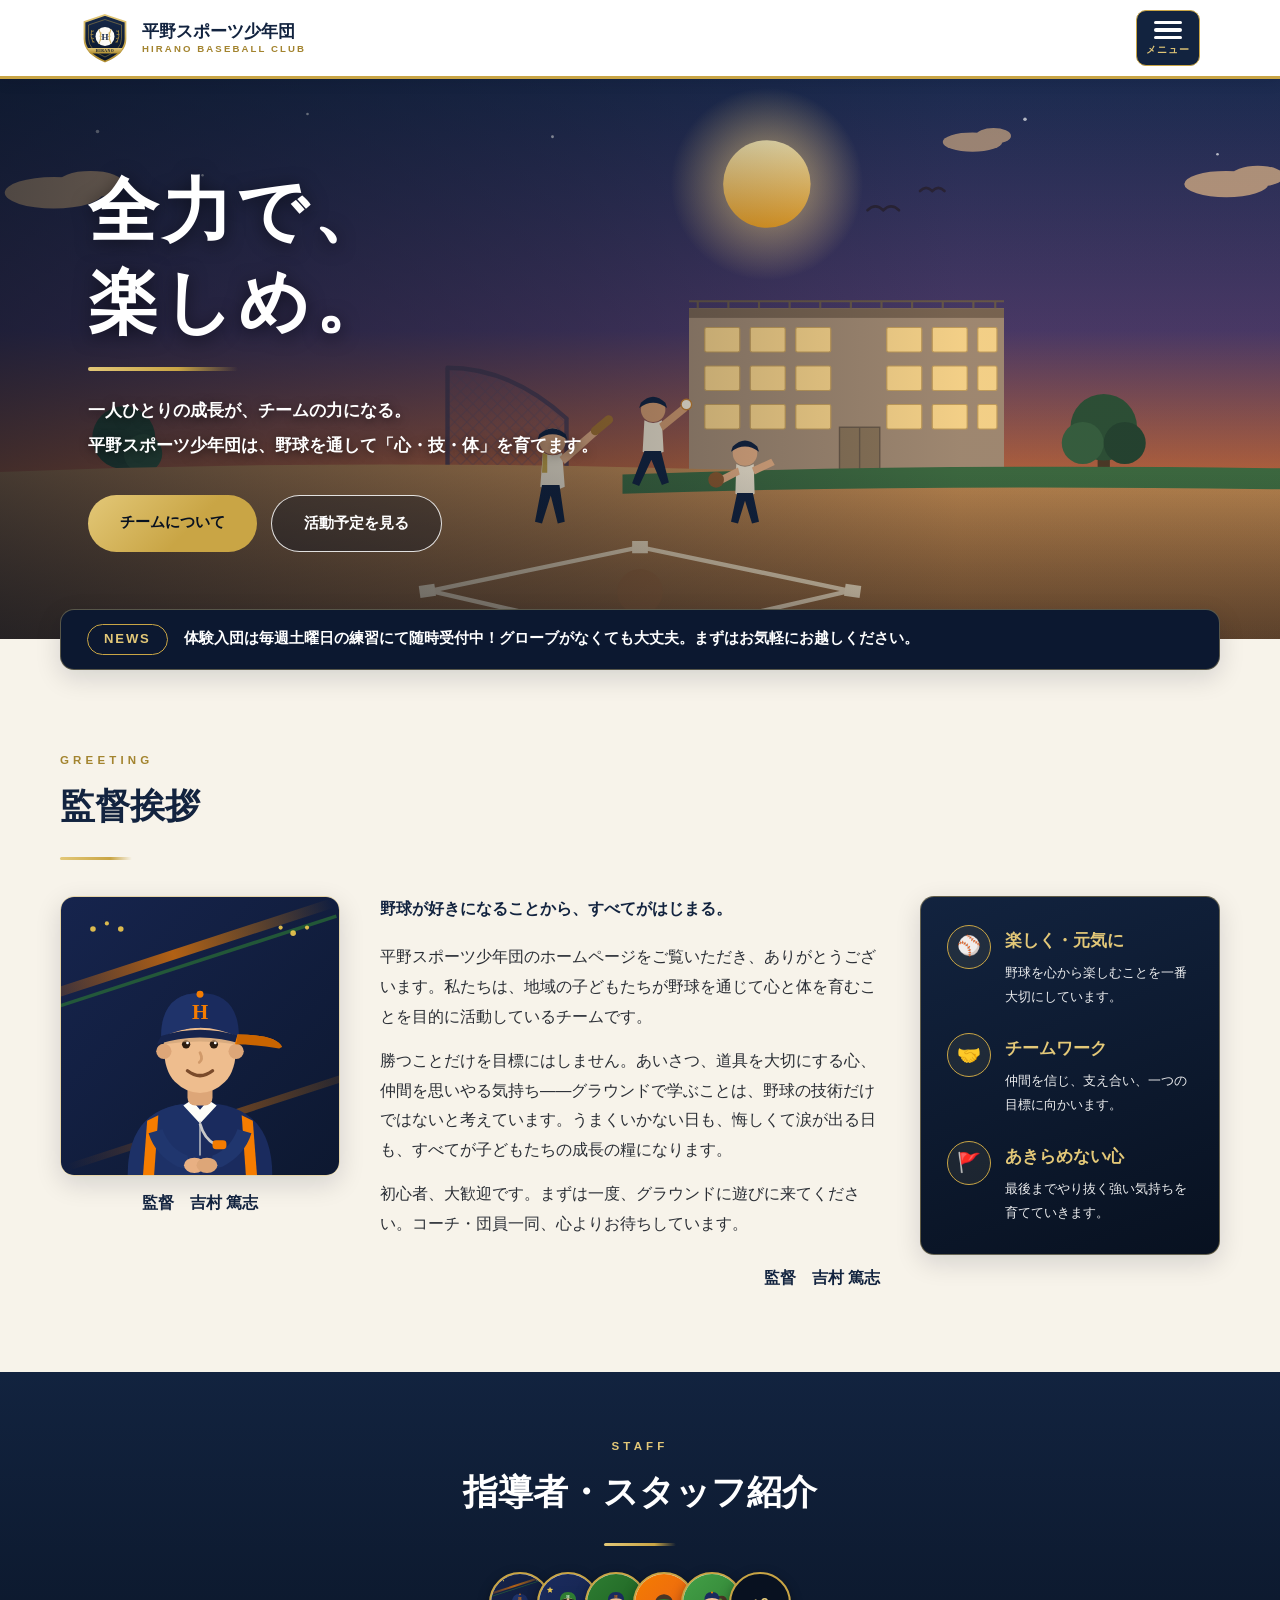
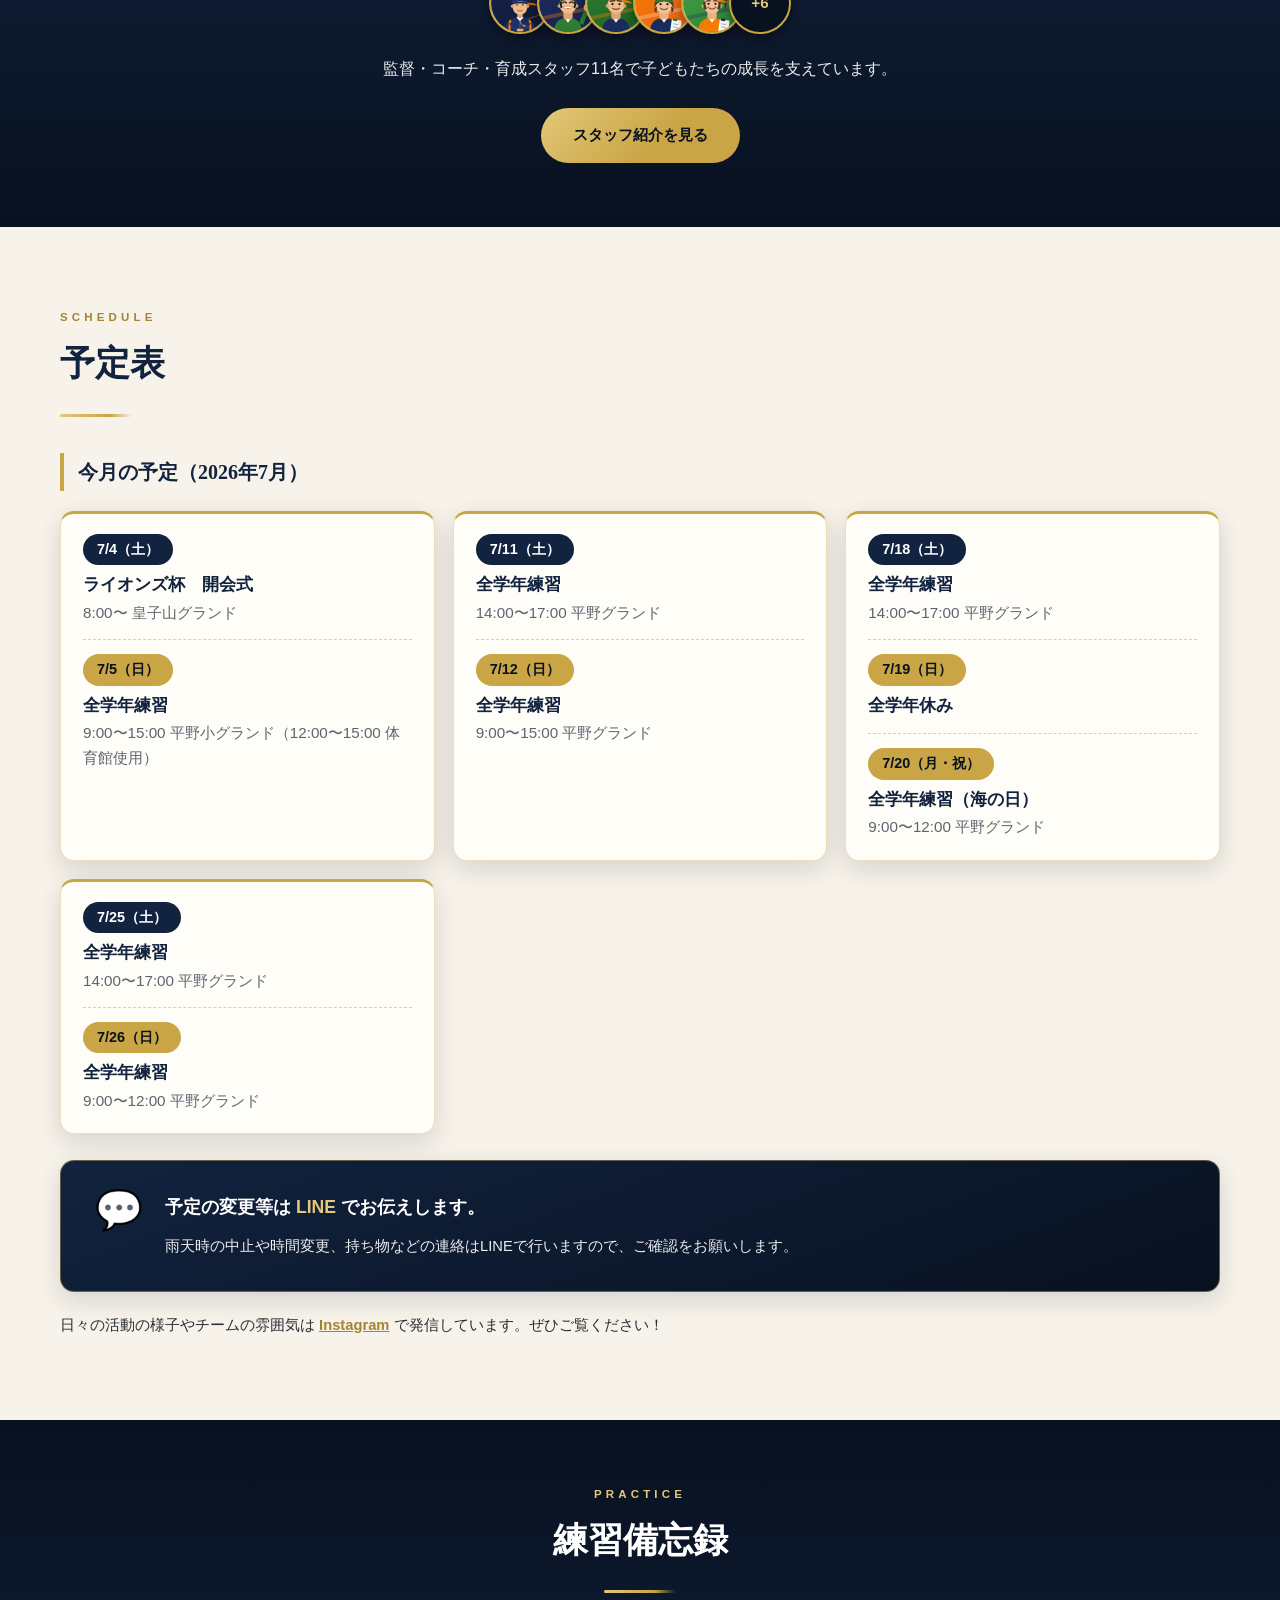
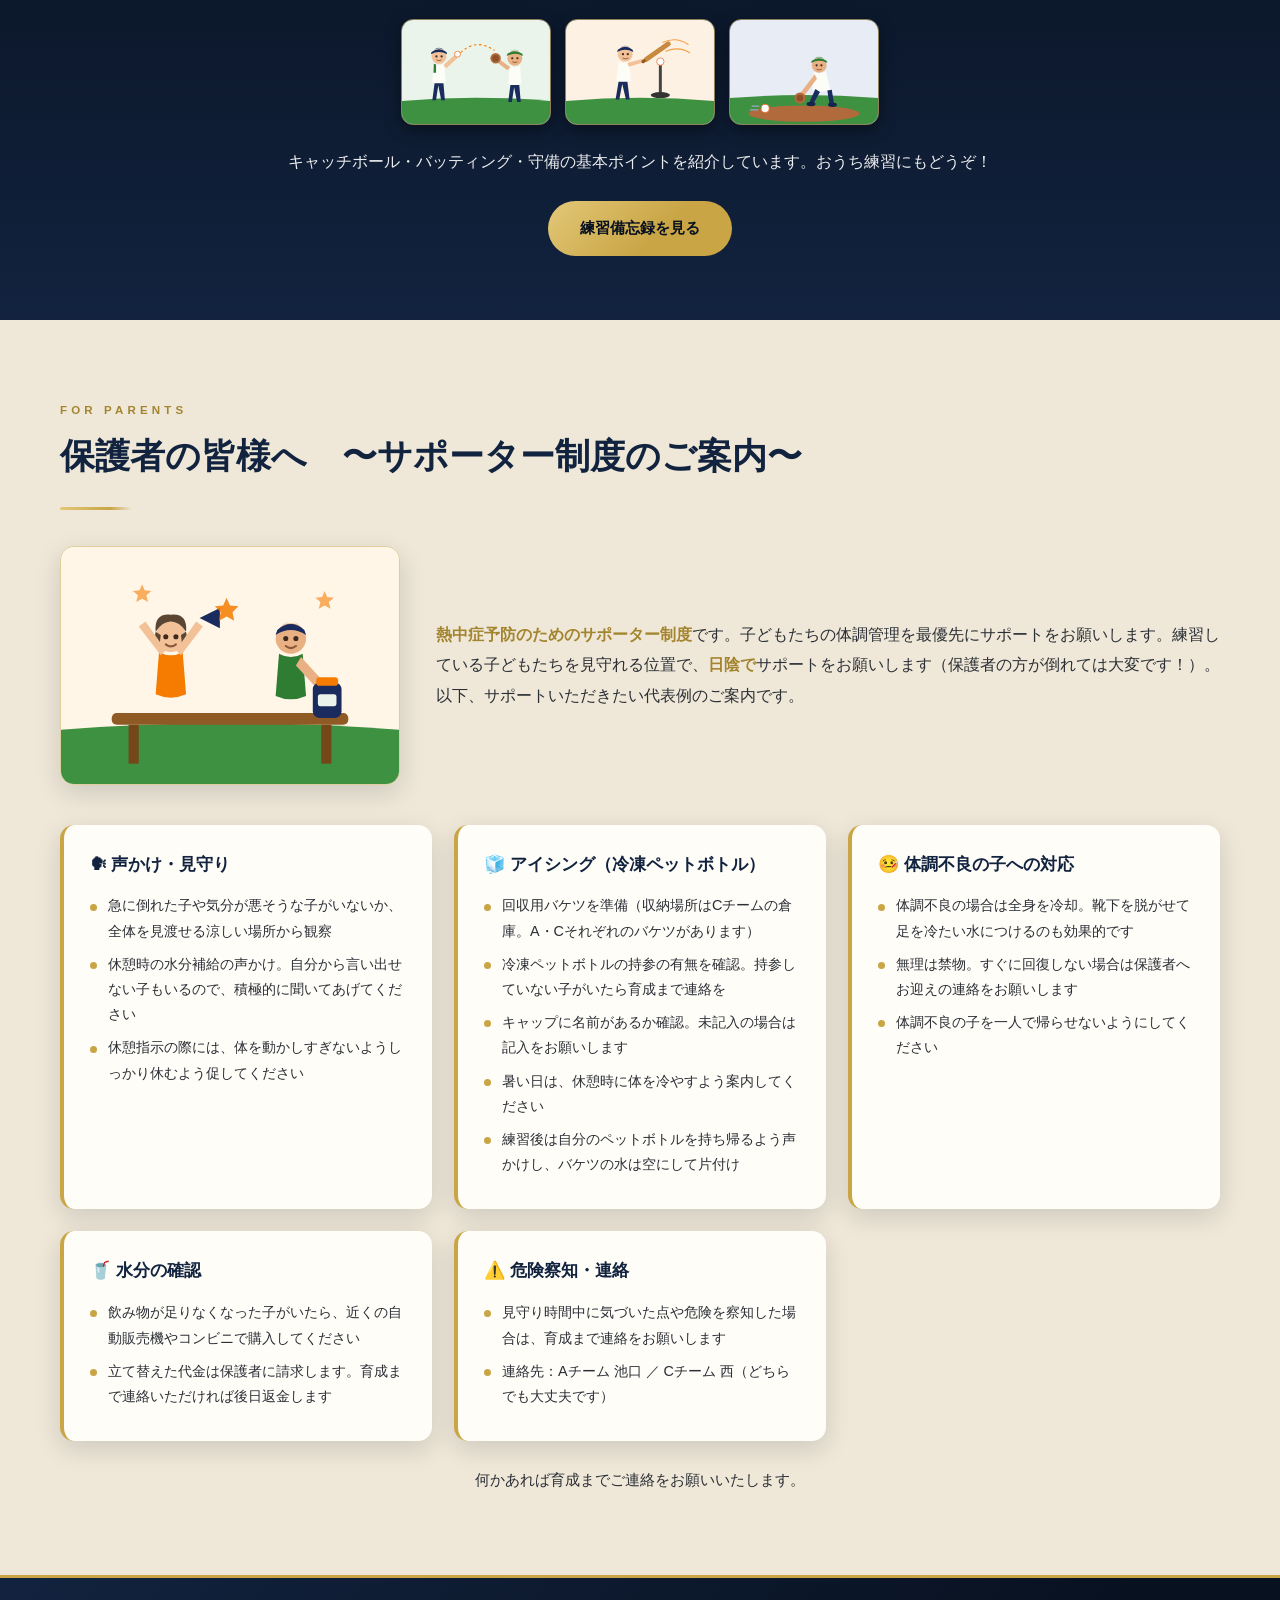
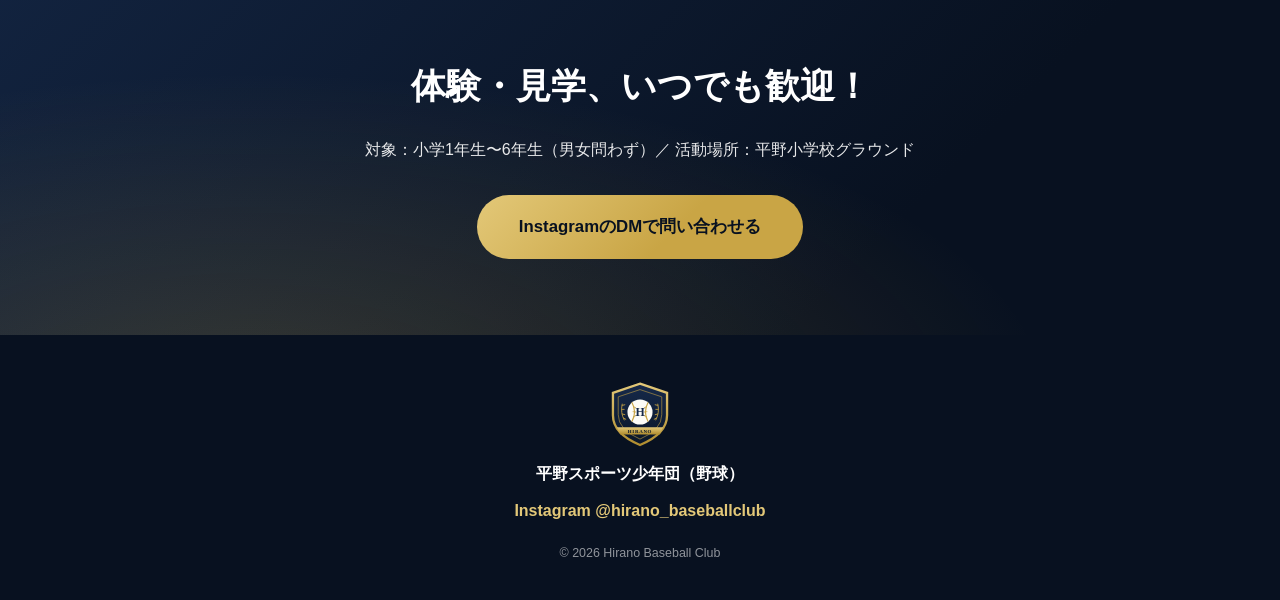
<file: index.html>
<!DOCTYPE html>
<html lang="ja">
<head>
<meta charset="UTF-8">
<meta name="viewport" content="width=device-width, initial-scale=1.0">
<title>平野スポーツ少年団（野球） | 公式サイト</title>
<meta name="description" content="平野スポーツ少年団（野球）の公式サイト。監督挨拶、活動予定表、練習備忘録、保護者向け案内を掲載しています。">
<link rel="icon" href="images/logo.svg" type="image/svg+xml">
<link rel="stylesheet" href="style.css">
</head>
<body>

<header class="site-header">
  <div class="header-inner">
    <a href="#top" class="brand">
      <img src="images/logo.svg" alt="平野スポーツ少年団エンブレム" class="brand-logo">
      <span class="brand-name">平野スポーツ少年団<small>HIRANO BASEBALL CLUB</small></span>
    </a>
    <nav class="global-nav" id="globalNav">
      <a href="#greeting">監督挨拶</a>
      <a href="staff.html">スタッフ</a>
      <a href="#schedule">予定表</a>
      <a href="practice.html">練習備忘録</a>
      <a href="#parents">保護者の皆様へ</a>
      <a href="https://www.instagram.com/hirano_baseballclub/" target="_blank" rel="noopener" class="nav-insta">Instagram</a>
    </nav>
    <button class="nav-toggle" id="navToggle" aria-label="メニューを開く">
      <span class="bar"></span><span class="bar"></span><span class="bar"></span>
      <span class="nav-toggle-text">メニュー</span>
    </button>
  </div>
</header>

<main id="top">

  <!-- ヒーロー -->
  <section class="hero">
    <img src="images/hero.svg" alt="夕暮れの平野小学校のグラウンドで野球をする子どもたち" class="hero-img">
    <div class="hero-overlay">
      <h1 class="hero-title">全力で、<br>楽しめ。</h1>
      <p class="hero-sub">一人ひとりの成長が、チームの力になる。<br>平野スポーツ少年団は、野球を通して「心・技・体」を育てます。</p>
      <div class="hero-buttons">
        <a href="#greeting" class="btn btn-gold">チームについて</a>
        <a href="#schedule" class="btn btn-ghost">活動予定を見る</a>
      </div>
    </div>
  </section>

  <!-- お知らせバー -->
  <div class="news-bar">
    <span class="news-label">NEWS</span>
    <p>体験入団は毎週土曜日の練習にて随時受付中！グローブがなくても大丈夫。まずはお気軽にお越しください。</p>
  </div>

  <!-- 監督挨拶 -->
  <section class="section" id="greeting">
    <div class="section-inner">
      <h2 class="section-title"><span class="title-en">GREETING</span>監督挨拶</h2>
      <div class="greeting-grid">
        <figure class="greeting-photo">
          <img src="images/coach.svg" alt="吉村監督のイラスト">
          <figcaption>監督　吉村 篤志</figcaption>
        </figure>
        <div class="greeting-text">
          <p class="greeting-lead">野球が好きになることから、すべてがはじまる。</p>
          <p>平野スポーツ少年団のホームページをご覧いただき、ありがとうございます。私たちは、地域の子どもたちが野球を通じて心と体を育むことを目的に活動しているチームです。</p>
          <p>勝つことだけを目標にはしません。あいさつ、道具を大切にする心、仲間を思いやる気持ち——グラウンドで学ぶことは、野球の技術だけではないと考えています。うまくいかない日も、悔しくて涙が出る日も、すべてが子どもたちの成長の糧になります。</p>
          <p>初心者、大歓迎です。まずは一度、グラウンドに遊びに来てください。コーチ・団員一同、心よりお待ちしています。</p>
          <p class="greeting-sign">監督　吉村 篤志</p>
        </div>
        <aside class="values-card">
          <div class="value-item">
            <span class="value-icon">⚾</span>
            <div>
              <h3>楽しく・元気に</h3>
              <p>野球を心から楽しむことを一番大切にしています。</p>
            </div>
          </div>
          <div class="value-item">
            <span class="value-icon">🤝</span>
            <div>
              <h3>チームワーク</h3>
              <p>仲間を信じ、支え合い、一つの目標に向かいます。</p>
            </div>
          </div>
          <div class="value-item">
            <span class="value-icon">🚩</span>
            <div>
              <h3>あきらめない心</h3>
              <p>最後までやり抜く強い気持ちを育てていきます。</p>
            </div>
          </div>
        </aside>
      </div>
    </div>
  </section>

  <!-- 指導者・スタッフ紹介（別ページへの案内） -->
  <section class="section section-staff staff-teaser" id="staff">
    <div class="section-inner">
      <h2 class="section-title"><span class="title-en">STAFF</span>指導者・スタッフ紹介</h2>
      <div class="teaser-avatars">
        <img src="images/coach.svg" alt="吉村監督">
        <img src="images/staff-e.svg" alt="山崎Cチーム監督">
        <img src="images/staff-a.svg" alt="野崎コーチ">
        <img src="images/staff-c.svg" alt="池口育成担当">
        <img src="images/staff-g.svg" alt="西育成担当">
        <span class="teaser-more">+6</span>
      </div>
      <p class="teaser-text">監督・コーチ・育成スタッフ11名で子どもたちの成長を支えています。</p>
      <a href="staff.html" class="btn btn-orange">スタッフ紹介を見る</a>
    </div>
  </section>

  <!-- 予定表 -->
  <section class="section" id="schedule">
    <div class="section-inner">
      <h2 class="section-title"><span class="title-en">SCHEDULE</span>予定表</h2>

      <h3 class="month-title">今月の予定（2026年7月）</h3>
      <div class="weekend-grid">
        <article class="weekend-card">
          <div class="weekend-day">
            <span class="day-chip sat">7/4（土）</span>
            <p class="day-event">ライオンズ杯　開会式</p>
            <p class="day-place">8:00〜 皇子山グランド</p>
          </div>
          <div class="weekend-day">
            <span class="day-chip sun">7/5（日）</span>
            <p class="day-event">全学年練習</p>
            <p class="day-place">9:00〜15:00 平野小グランド（12:00〜15:00 体育館使用）</p>
          </div>
        </article>
        <article class="weekend-card">
          <div class="weekend-day">
            <span class="day-chip sat">7/11（土）</span>
            <p class="day-event">全学年練習</p>
            <p class="day-place">14:00〜17:00 平野グランド</p>
          </div>
          <div class="weekend-day">
            <span class="day-chip sun">7/12（日）</span>
            <p class="day-event">全学年練習</p>
            <p class="day-place">9:00〜15:00 平野グランド</p>
          </div>
        </article>
        <article class="weekend-card">
          <div class="weekend-day">
            <span class="day-chip sat">7/18（土）</span>
            <p class="day-event">全学年練習</p>
            <p class="day-place">14:00〜17:00 平野グランド</p>
          </div>
          <div class="weekend-day">
            <span class="day-chip sun">7/19（日）</span>
            <p class="day-event">全学年休み</p>
          </div>
          <div class="weekend-day">
            <span class="day-chip sun">7/20（月・祝）</span>
            <p class="day-event">全学年練習（海の日）</p>
            <p class="day-place">9:00〜12:00 平野グランド</p>
          </div>
        </article>
        <article class="weekend-card">
          <div class="weekend-day">
            <span class="day-chip sat">7/25（土）</span>
            <p class="day-event">全学年練習</p>
            <p class="day-place">14:00〜17:00 平野グランド</p>
          </div>
          <div class="weekend-day">
            <span class="day-chip sun">7/26（日）</span>
            <p class="day-event">全学年練習</p>
            <p class="day-place">9:00〜12:00 平野グランド</p>
          </div>
        </article>
      </div>
      <div class="timetree-card">
        <div class="timetree-icon">💬</div>
        <div class="timetree-body">
          <p class="timetree-lead">予定の変更等は <strong>LINE</strong> でお伝えします。</p>
          <p class="timetree-text">雨天時の中止や時間変更、持ち物などの連絡はLINEで行いますので、ご確認をお願いします。</p>
        </div>
      </div>
      <p class="schedule-note">日々の活動の様子やチームの雰囲気は <a href="https://www.instagram.com/hirano_baseballclub/" target="_blank" rel="noopener">Instagram</a> で発信しています。ぜひご覧ください！</p>
    </div>
  </section>

  <!-- 練習備忘録（別ページへの案内） -->
  <section class="section practice-teaser" id="practice">
    <div class="section-inner">
      <h2 class="section-title"><span class="title-en">PRACTICE</span>練習備忘録</h2>
      <div class="teaser-thumbs">
        <img src="images/practice-catch.svg" alt="キャッチボール">
        <img src="images/practice-batting.svg" alt="バッティング">
        <img src="images/practice-fielding.svg" alt="守備">
      </div>
      <p class="teaser-text">キャッチボール・バッティング・守備の基本ポイントを紹介しています。おうち練習にもどうぞ！</p>
      <a href="practice.html" class="btn btn-orange">練習備忘録を見る</a>
    </div>
  </section>

  <!-- 保護者の皆様へ -->
  <section class="section section-parents" id="parents">
    <div class="section-inner">
      <h2 class="section-title"><span class="title-en">FOR PARENTS</span>保護者の皆様へ　〜サポーター制度のご案内〜</h2>
      <div class="parents-intro">
        <img src="images/parents.svg" alt="見守りサポートをする保護者のイラスト" class="parents-img">
        <p><strong>熱中症予防のためのサポーター制度</strong>です。子どもたちの体調管理を最優先にサポートをお願いします。練習している子どもたちを見守れる位置で、<strong>日陰で</strong>サポートをお願いします（保護者の方が倒れては大変です！）。以下、サポートいただきたい代表例のご案内です。</p>
      </div>
      <div class="duty-grid">
        <div class="duty-card">
          <h3>🗣 声かけ・見守り</h3>
          <ul>
            <li>急に倒れた子や気分が悪そうな子がいないか、全体を見渡せる涼しい場所から観察</li>
            <li>休憩時の水分補給の声かけ。自分から言い出せない子もいるので、積極的に聞いてあげてください</li>
            <li>休憩指示の際には、体を動かしすぎないようしっかり休むよう促してください</li>
          </ul>
        </div>
        <div class="duty-card">
          <h3>🧊 アイシング（冷凍ペットボトル）</h3>
          <ul>
            <li>回収用バケツを準備（収納場所はCチームの倉庫。A・Cそれぞれのバケツがあります）</li>
            <li>冷凍ペットボトルの持参の有無を確認。持参していない子がいたら育成まで連絡を</li>
            <li>キャップに名前があるか確認。未記入の場合は記入をお願いします</li>
            <li>暑い日は、休憩時に体を冷やすよう案内してください</li>
            <li>練習後は自分のペットボトルを持ち帰るよう声かけし、バケツの水は空にして片付け</li>
          </ul>
        </div>
        <div class="duty-card">
          <h3>🤒 体調不良の子への対応</h3>
          <ul>
            <li>体調不良の場合は全身を冷却。靴下を脱がせて足を冷たい水につけるのも効果的です</li>
            <li>無理は禁物。すぐに回復しない場合は保護者へお迎えの連絡をお願いします</li>
            <li>体調不良の子を一人で帰らせないようにしてください</li>
          </ul>
        </div>
        <div class="duty-card">
          <h3>🥤 水分の確認</h3>
          <ul>
            <li>飲み物が足りなくなった子がいたら、近くの自動販売機やコンビニで購入してください</li>
            <li>立て替えた代金は保護者に請求します。育成まで連絡いただければ後日返金します</li>
          </ul>
        </div>
        <div class="duty-card">
          <h3>⚠️ 危険察知・連絡</h3>
          <ul>
            <li>見守り時間中に気づいた点や危険を察知した場合は、育成まで連絡をお願いします</li>
            <li>連絡先：Aチーム 池口 ／ Cチーム 西（どちらでも大丈夫です）</li>
          </ul>
        </div>
      </div>
      <p class="parents-note">何かあれば育成までご連絡をお願いいたします。</p>
    </div>
  </section>

  <!-- 入団案内CTA -->
  <section class="cta">
    <h2>体験・見学、いつでも歓迎！</h2>
    <p>対象：小学1年生〜6年生（男女問わず）／ 活動場所：平野小学校グラウンド</p>
    <a href="https://www.instagram.com/hirano_baseballclub/" target="_blank" rel="noopener" class="btn btn-orange btn-large">InstagramのDMで問い合わせる</a>
  </section>

</main>

<footer class="site-footer">
  <img src="images/logo.svg" alt="" class="footer-logo">
  <p class="footer-name">平野スポーツ少年団（野球）</p>
  <p><a href="https://www.instagram.com/hirano_baseballclub/" target="_blank" rel="noopener">Instagram @hirano_baseballclub</a></p>
  <p class="copyright">© 2026 Hirano Baseball Club</p>
</footer>

<button class="to-top" id="toTop" aria-label="ページの先頭へ戻る">
  <span class="arrow">▲</span><span class="label">TOP</span>
</button>

<script>
  const toggle = document.getElementById('navToggle');
  const nav = document.getElementById('globalNav');
  toggle.addEventListener('click', () => {
    nav.classList.toggle('open');
    toggle.classList.toggle('open');
  });
  nav.querySelectorAll('a').forEach(a =>
    a.addEventListener('click', () => {
      nav.classList.remove('open');
      toggle.classList.remove('open');
    })
  );

  const toTop = document.getElementById('toTop');
  window.addEventListener('scroll', () => {
    toTop.classList.toggle('show', window.scrollY > 400);
  });
  toTop.addEventListener('click', () => window.scrollTo({ top: 0, behavior: 'smooth' }));
</script>
</body>
</html>
</file>
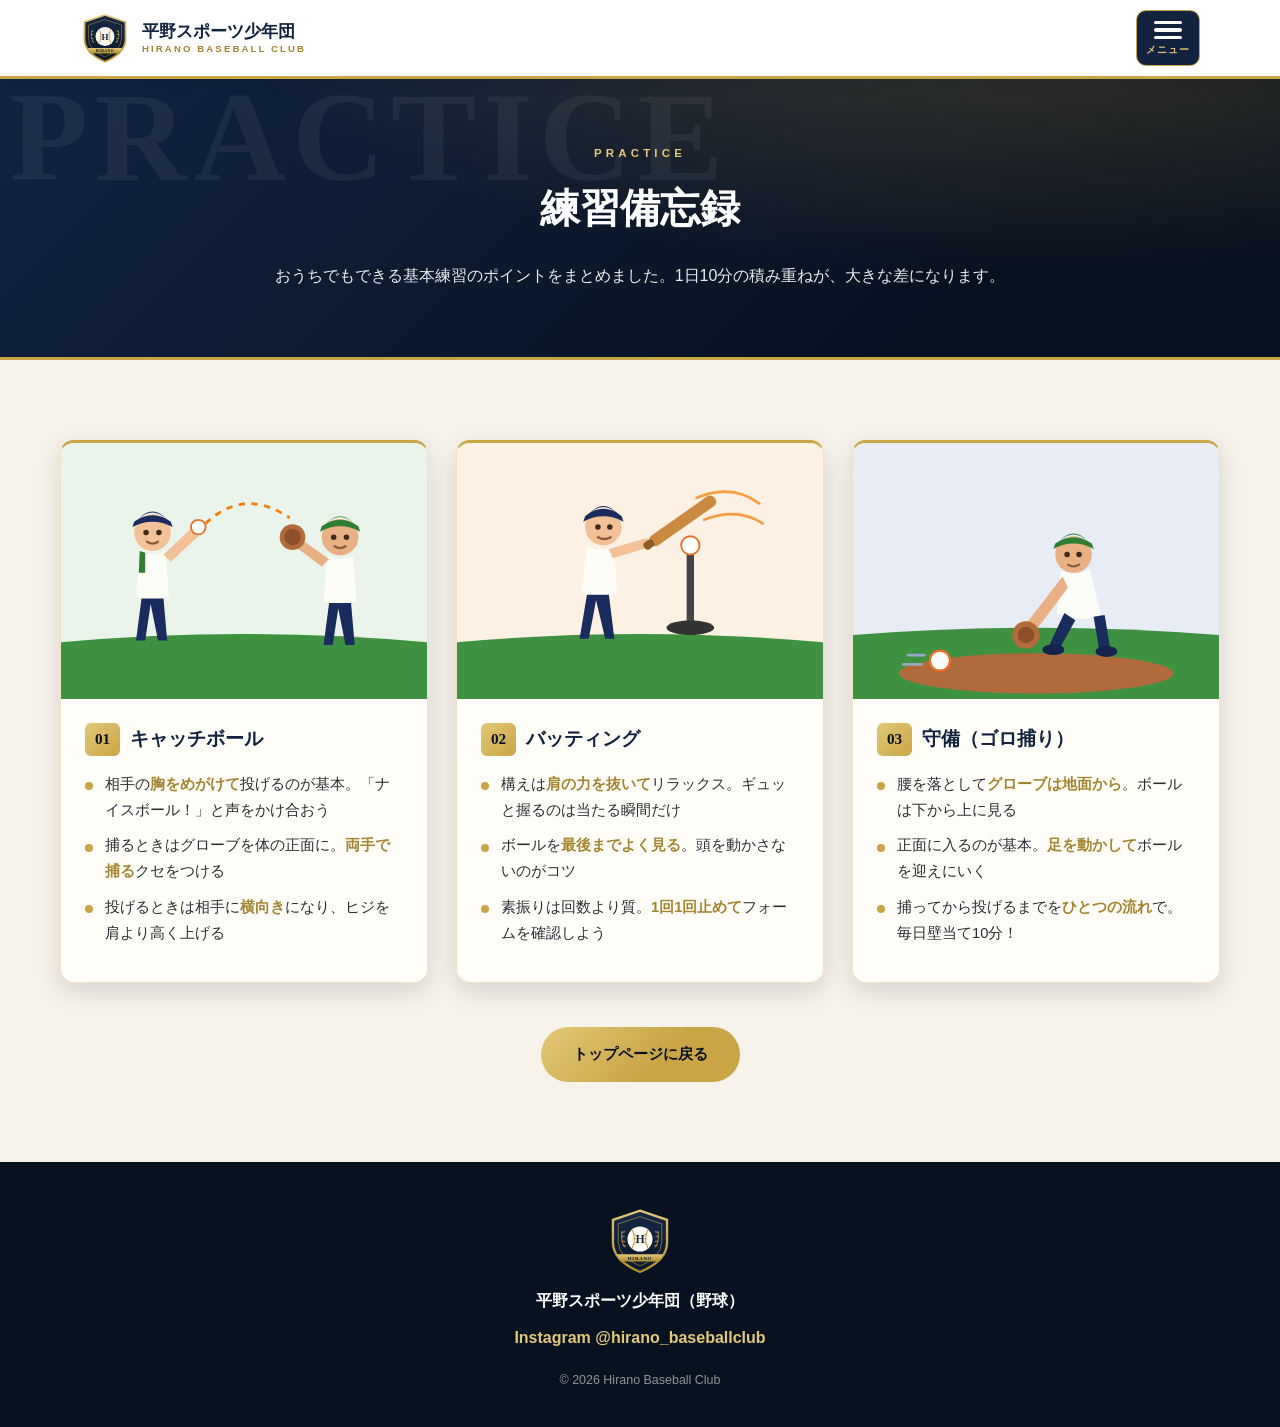
<file: practice.html>
<!DOCTYPE html>
<html lang="ja">
<head>
<meta charset="UTF-8">
<meta name="viewport" content="width=device-width, initial-scale=1.0">
<title>練習備忘録 | 平野スポーツ少年団（野球）</title>
<meta name="description" content="平野スポーツ少年団（野球）の練習備忘録。おうちでもできるキャッチボール・バッティング・守備の基本ポイントを紹介します。">
<link rel="icon" href="images/logo.svg" type="image/svg+xml">
<link rel="stylesheet" href="style.css">
</head>
<body>

<header class="site-header">
  <div class="header-inner">
    <a href="index.html" class="brand">
      <img src="images/logo.svg" alt="平野スポーツ少年団エンブレム" class="brand-logo">
      <span class="brand-name">平野スポーツ少年団<small>HIRANO BASEBALL CLUB</small></span>
    </a>
    <nav class="global-nav" id="globalNav">
      <a href="index.html#greeting">監督挨拶</a>
      <a href="staff.html">スタッフ</a>
      <a href="index.html#schedule">予定表</a>
      <a href="practice.html">練習備忘録</a>
      <a href="index.html#parents">保護者の皆様へ</a>
      <a href="https://www.instagram.com/hirano_baseballclub/" target="_blank" rel="noopener" class="nav-insta">Instagram</a>
    </nav>
    <button class="nav-toggle" id="navToggle" aria-label="メニューを開く">
      <span class="bar"></span><span class="bar"></span><span class="bar"></span>
      <span class="nav-toggle-text">メニュー</span>
    </button>
  </div>
</header>

<main>

  <div class="page-hero" data-ghost="PRACTICE">
    <h1><span class="title-en">PRACTICE</span>練習備忘録</h1>
    <p>おうちでもできる基本練習のポイントをまとめました。1日10分の積み重ねが、大きな差になります。</p>
  </div>

  <section class="section">
    <div class="section-inner">
      <div class="practice-grid">
        <article class="practice-card">
          <img src="images/practice-catch.svg" alt="キャッチボールをする子どもたちのイラスト">
          <div class="practice-body">
            <h3><span class="num">01</span>キャッチボール</h3>
            <ul>
              <li>相手の<strong>胸をめがけて</strong>投げるのが基本。「ナイスボール！」と声をかけ合おう</li>
              <li>捕るときはグローブを体の正面に。<strong>両手で捕る</strong>クセをつける</li>
              <li>投げるときは相手に<strong>横向き</strong>になり、ヒジを肩より高く上げる</li>
            </ul>
          </div>
        </article>
        <article class="practice-card">
          <img src="images/practice-batting.svg" alt="ティーバッティングをする子どものイラスト">
          <div class="practice-body">
            <h3><span class="num">02</span>バッティング</h3>
            <ul>
              <li>構えは<strong>肩の力を抜いて</strong>リラックス。ギュッと握るのは当たる瞬間だけ</li>
              <li>ボールを<strong>最後までよく見る</strong>。頭を動かさないのがコツ</li>
              <li>素振りは回数より質。<strong>1回1回止めて</strong>フォームを確認しよう</li>
            </ul>
          </div>
        </article>
        <article class="practice-card">
          <img src="images/practice-fielding.svg" alt="ゴロを捕る子どものイラスト">
          <div class="practice-body">
            <h3><span class="num">03</span>守備（ゴロ捕り）</h3>
            <ul>
              <li>腰を落として<strong>グローブは地面から</strong>。ボールは下から上に見る</li>
              <li>正面に入るのが基本。<strong>足を動かして</strong>ボールを迎えにいく</li>
              <li>捕ってから投げるまでを<strong>ひとつの流れ</strong>で。毎日壁当て10分！</li>
            </ul>
          </div>
        </article>
      </div>
      <p class="back-home"><a href="index.html" class="btn btn-orange">トップページに戻る</a></p>
    </div>
  </section>

</main>

<footer class="site-footer">
  <img src="images/logo.svg" alt="" class="footer-logo">
  <p class="footer-name">平野スポーツ少年団（野球）</p>
  <p><a href="https://www.instagram.com/hirano_baseballclub/" target="_blank" rel="noopener">Instagram @hirano_baseballclub</a></p>
  <p class="copyright">© 2026 Hirano Baseball Club</p>
</footer>

<button class="to-top" id="toTop" aria-label="ページの先頭へ戻る">
  <span class="arrow">▲</span><span class="label">TOP</span>
</button>

<script>
  const toggle = document.getElementById('navToggle');
  const nav = document.getElementById('globalNav');
  toggle.addEventListener('click', () => {
    nav.classList.toggle('open');
    toggle.classList.toggle('open');
  });
  nav.querySelectorAll('a').forEach(a =>
    a.addEventListener('click', () => {
      nav.classList.remove('open');
      toggle.classList.remove('open');
    })
  );

  const toTop = document.getElementById('toTop');
  window.addEventListener('scroll', () => {
    toTop.classList.toggle('show', window.scrollY > 400);
  });
  toTop.addEventListener('click', () => window.scrollTo({ top: 0, behavior: 'smooth' }));
</script>
</body>
</html>
</file>
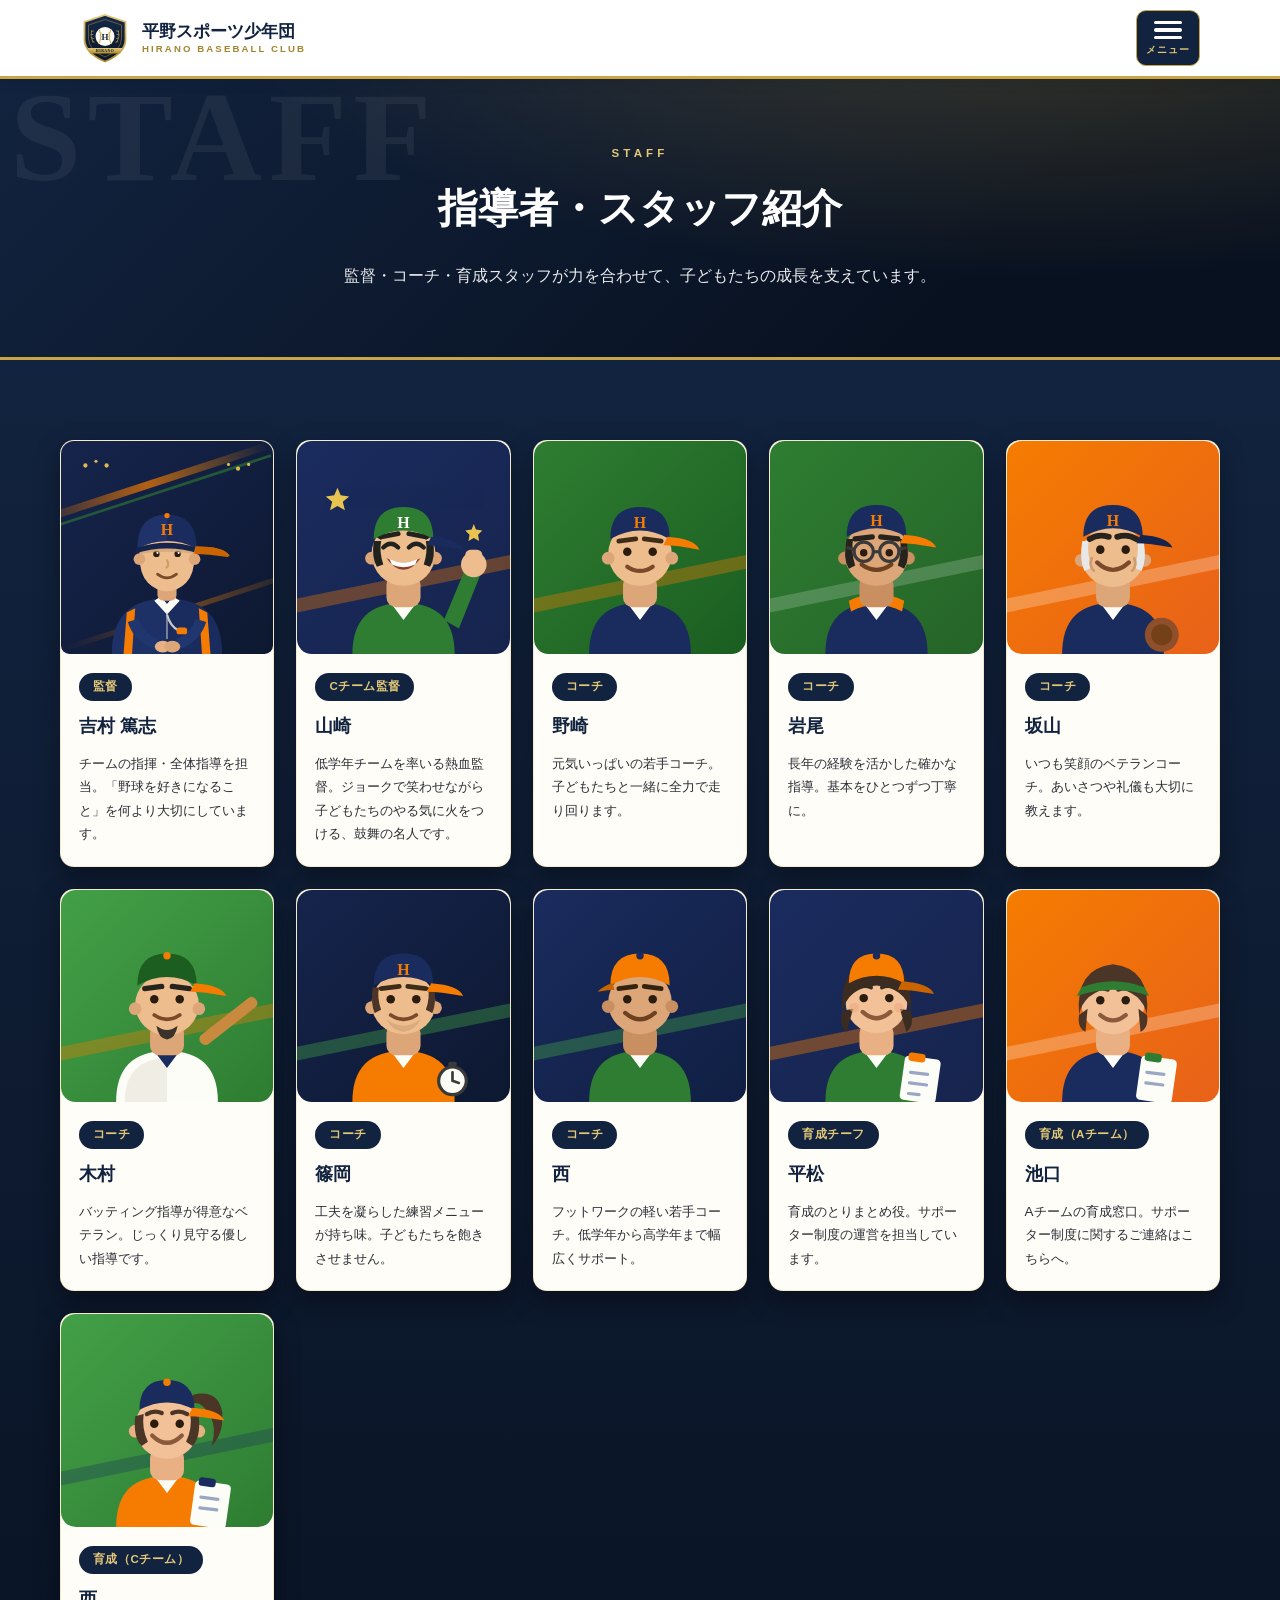
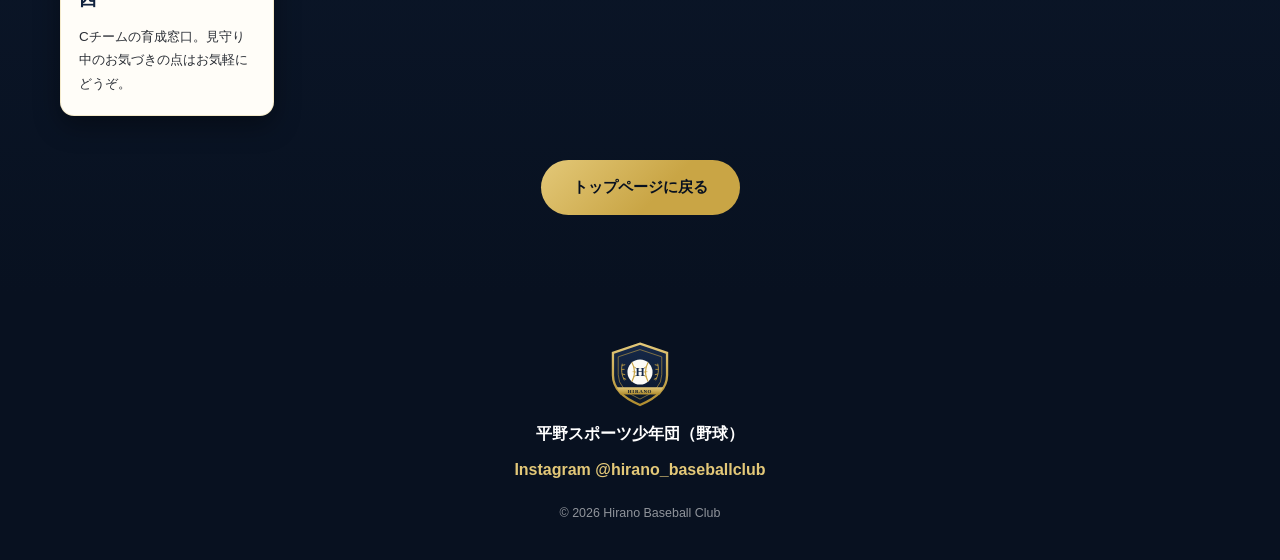
<file: staff.html>
<!DOCTYPE html>
<html lang="ja">
<head>
<meta charset="UTF-8">
<meta name="viewport" content="width=device-width, initial-scale=1.0">
<title>指導者・スタッフ紹介 | 平野スポーツ少年団（野球）</title>
<meta name="description" content="平野スポーツ少年団（野球）の監督・コーチ・育成スタッフの紹介ページです。">
<link rel="icon" href="images/logo.svg" type="image/svg+xml">
<link rel="stylesheet" href="style.css">
</head>
<body>

<header class="site-header">
  <div class="header-inner">
    <a href="index.html" class="brand">
      <img src="images/logo.svg" alt="平野スポーツ少年団エンブレム" class="brand-logo">
      <span class="brand-name">平野スポーツ少年団<small>HIRANO BASEBALL CLUB</small></span>
    </a>
    <nav class="global-nav" id="globalNav">
      <a href="index.html#greeting">監督挨拶</a>
      <a href="staff.html">スタッフ</a>
      <a href="index.html#schedule">予定表</a>
      <a href="practice.html">練習備忘録</a>
      <a href="index.html#parents">保護者の皆様へ</a>
      <a href="https://www.instagram.com/hirano_baseballclub/" target="_blank" rel="noopener" class="nav-insta">Instagram</a>
    </nav>
    <button class="nav-toggle" id="navToggle" aria-label="メニューを開く">
      <span class="bar"></span><span class="bar"></span><span class="bar"></span>
      <span class="nav-toggle-text">メニュー</span>
    </button>
  </div>
</header>

<main>

  <div class="page-hero" data-ghost="STAFF">
    <h1><span class="title-en">STAFF</span>指導者・スタッフ紹介</h1>
    <p>監督・コーチ・育成スタッフが力を合わせて、子どもたちの成長を支えています。</p>
  </div>

  <section class="section section-staff">
    <div class="section-inner">
      <div class="staff-grid">
        <article class="staff-card">
          <img src="images/coach.svg" alt="吉村監督のイラスト">
          <div class="staff-body">
            <span class="staff-role">監督</span>
            <h3>吉村 篤志</h3>
            <p>チームの指揮・全体指導を担当。「野球を好きになること」を何より大切にしています。</p>
          </div>
        </article>
        <article class="staff-card">
          <img src="images/staff-e.svg" alt="山崎Cチーム監督のイラスト">
          <div class="staff-body">
            <span class="staff-role">Cチーム監督</span>
            <h3>山崎</h3>
            <p>低学年チームを率いる熱血監督。ジョークで笑わせながら子どもたちのやる気に火をつける、鼓舞の名人です。</p>
          </div>
        </article>
        <article class="staff-card">
          <img src="images/staff-a.svg" alt="野崎コーチのイラスト">
          <div class="staff-body">
            <span class="staff-role">コーチ</span>
            <h3>野崎</h3>
            <p>元気いっぱいの若手コーチ。子どもたちと一緒に全力で走り回ります。</p>
          </div>
        </article>
        <article class="staff-card">
          <img src="images/staff-f.svg" alt="岩尾コーチのイラスト">
          <div class="staff-body">
            <span class="staff-role">コーチ</span>
            <h3>岩尾</h3>
            <p>長年の経験を活かした確かな指導。基本をひとつずつ丁寧に。</p>
          </div>
        </article>
        <article class="staff-card">
          <img src="images/staff-h.svg" alt="坂山コーチのイラスト">
          <div class="staff-body">
            <span class="staff-role">コーチ</span>
            <h3>坂山</h3>
            <p>いつも笑顔のベテランコーチ。あいさつや礼儀も大切に教えます。</p>
          </div>
        </article>
        <article class="staff-card">
          <img src="images/staff-i.svg" alt="木村コーチのイラスト">
          <div class="staff-body">
            <span class="staff-role">コーチ</span>
            <h3>木村</h3>
            <p>バッティング指導が得意なベテラン。じっくり見守る優しい指導です。</p>
          </div>
        </article>
        <article class="staff-card">
          <img src="images/staff-j.svg" alt="篠岡コーチのイラスト">
          <div class="staff-body">
            <span class="staff-role">コーチ</span>
            <h3>篠岡</h3>
            <p>工夫を凝らした練習メニューが持ち味。子どもたちを飽きさせません。</p>
          </div>
        </article>
        <article class="staff-card">
          <img src="images/staff-b.svg" alt="西コーチのイラスト">
          <div class="staff-body">
            <span class="staff-role">コーチ</span>
            <h3>西</h3>
            <p>フットワークの軽い若手コーチ。低学年から高学年まで幅広くサポート。</p>
          </div>
        </article>
        <article class="staff-card">
          <img src="images/staff-k.svg" alt="平松育成チーフのイラスト">
          <div class="staff-body">
            <span class="staff-role">育成チーフ</span>
            <h3>平松</h3>
            <p>育成のとりまとめ役。サポーター制度の運営を担当しています。</p>
          </div>
        </article>
        <article class="staff-card">
          <img src="images/staff-c.svg" alt="池口育成担当のイラスト">
          <div class="staff-body">
            <span class="staff-role">育成（Aチーム）</span>
            <h3>池口</h3>
            <p>Aチームの育成窓口。サポーター制度に関するご連絡はこちらへ。</p>
          </div>
        </article>
        <article class="staff-card">
          <img src="images/staff-g.svg" alt="西育成担当のイラスト">
          <div class="staff-body">
            <span class="staff-role">育成（Cチーム）</span>
            <h3>西</h3>
            <p>Cチームの育成窓口。見守り中のお気づきの点はお気軽にどうぞ。</p>
          </div>
        </article>
      </div>
      <p class="back-home"><a href="index.html" class="btn btn-orange">トップページに戻る</a></p>
    </div>
  </section>

</main>

<footer class="site-footer">
  <img src="images/logo.svg" alt="" class="footer-logo">
  <p class="footer-name">平野スポーツ少年団（野球）</p>
  <p><a href="https://www.instagram.com/hirano_baseballclub/" target="_blank" rel="noopener">Instagram @hirano_baseballclub</a></p>
  <p class="copyright">© 2026 Hirano Baseball Club</p>
</footer>

<button class="to-top" id="toTop" aria-label="ページの先頭へ戻る">
  <span class="arrow">▲</span><span class="label">TOP</span>
</button>

<script>
  const toggle = document.getElementById('navToggle');
  const nav = document.getElementById('globalNav');
  toggle.addEventListener('click', () => {
    nav.classList.toggle('open');
    toggle.classList.toggle('open');
  });
  nav.querySelectorAll('a').forEach(a =>
    a.addEventListener('click', () => {
      nav.classList.remove('open');
      toggle.classList.remove('open');
    })
  );

  const toTop = document.getElementById('toTop');
  window.addEventListener('scroll', () => {
    toTop.classList.toggle('show', window.scrollY > 400);
  });
  toTop.addEventListener('click', () => window.scrollTo({ top: 0, behavior: 'smooth' }));
</script>
</body>
</html>
</file>
<file: style.css>
/* ===== 平野スポーツ少年団 公式サイト =====
   テーマ: 紺 × ゴールド (プレミアム調) */

:root {
  --navy: #12233f;
  --navy-dark: #0c1830;
  --navy-deep: #081120;
  --gold: #c9a545;
  --gold-light: #e3c878;
  --gold-dark: #a3842f;
  --cream: #f7f3ea;
  --paper: #fffdf8;
  --orange: #e87722;
  --text: #2a2e35;
  --radius: 14px;
  --shadow: 0 8px 26px rgba(8, 17, 32, 0.14);
  --serif: "Hiragino Mincho ProN", "Yu Mincho", "Noto Serif JP", serif;
}

* { margin: 0; padding: 0; box-sizing: border-box; }

html { scroll-behavior: smooth; scroll-padding-top: 76px; }

body {
  font-family: "Hiragino Kaku Gothic ProN", "Hiragino Sans", "Yu Gothic", "Noto Sans JP", sans-serif;
  color: var(--text);
  background: var(--cream);
  line-height: 1.9;
}

img { max-width: 100%; display: block; }

/* ===== ヘッダー ===== */
.site-header {
  position: sticky;
  top: 0;
  z-index: 100;
  background: #fff;
  box-shadow: 0 2px 14px rgba(8, 17, 32, 0.12);
  border-bottom: 3px solid var(--gold);
}

.header-inner {
  max-width: 1160px;
  margin: 0 auto;
  padding: 10px 20px;
  display: flex;
  align-items: center;
  justify-content: space-between;
  gap: 16px;
}

.brand {
  display: flex;
  align-items: center;
  gap: 12px;
  text-decoration: none;
  color: var(--navy);
}

.brand-logo { width: 50px; height: 50px; }

.brand-name {
  font-family: var(--serif);
  font-weight: 700;
  font-size: 1.08rem;
  line-height: 1.3;
  display: flex;
  flex-direction: column;
}

.brand-name small {
  font-family: "Hiragino Kaku Gothic ProN", sans-serif;
  font-size: 0.6rem;
  letter-spacing: 0.22em;
  color: var(--gold-dark);
  font-weight: 600;
}

/* メニューは全画面サイズで三本線ボタンから開く */
.global-nav {
  position: absolute;
  top: 100%;
  right: 12px;
  min-width: 270px;
  background: var(--navy-dark);
  display: none;
  flex-direction: column;
  align-items: stretch;
  padding: 12px 18px 20px;
  border-radius: 0 0 14px 14px;
  border-top: 2px solid var(--gold);
  box-shadow: 0 16px 34px rgba(0,0,0,0.4);
}

.global-nav.open { display: flex; }

.global-nav a {
  color: #fff;
  text-decoration: none;
  font-size: 1rem;
  font-weight: 600;
  padding: 14px 12px;
  border-bottom: 1px solid rgba(227,200,120,0.18);
  transition: background 0.2s, color 0.2s;
  white-space: nowrap;
}

.global-nav a:hover { background: rgba(227,200,120,0.12); color: var(--gold-light); }

.global-nav .nav-insta {
  background: var(--orange);
  margin-top: 16px;
  text-align: center;
  border-bottom: none;
  border-radius: 999px;
}

.global-nav .nav-insta:hover { background: #f08a3c; color: #fff; }

.nav-toggle {
  display: flex;
  flex-direction: column;
  align-items: center;
  justify-content: center;
  gap: 4px;
  width: 64px;
  height: 56px;
  background: var(--navy);
  border: 1.5px solid var(--gold);
  border-radius: 10px;
  cursor: pointer;
  flex-shrink: 0;
}

.nav-toggle:hover { background: var(--navy-dark); }

.nav-toggle .bar {
  display: block;
  width: 28px;
  height: 3.5px;
  background: #fff;
  border-radius: 2px;
  transition: transform 0.25s, opacity 0.25s;
}

.nav-toggle-text {
  color: var(--gold-light);
  font-size: 0.6rem;
  font-weight: 700;
  letter-spacing: 0.08em;
  line-height: 1;
  margin-top: 2px;
}

.nav-toggle.open .bar:nth-child(1) { transform: translateY(7.5px) rotate(45deg); }
.nav-toggle.open .bar:nth-child(2) { opacity: 0; }
.nav-toggle.open .bar:nth-child(3) { transform: translateY(-7.5px) rotate(-45deg); }

/* トップに戻るボタン */
.to-top {
  position: fixed;
  right: 18px;
  bottom: 18px;
  width: 56px;
  height: 56px;
  border-radius: 50%;
  background: var(--gold);
  color: var(--navy-deep);
  border: none;
  cursor: pointer;
  display: flex;
  flex-direction: column;
  align-items: center;
  justify-content: center;
  gap: 1px;
  font-weight: 800;
  box-shadow: 0 6px 18px rgba(8,17,32,0.4);
  opacity: 0;
  pointer-events: none;
  transition: opacity 0.25s, transform 0.2s;
  z-index: 90;
}

.to-top.show { opacity: 1; pointer-events: auto; }
.to-top:hover { transform: translateY(-3px); background: var(--gold-light); }

.to-top .arrow { font-size: 1.2rem; line-height: 1; }
.to-top .label { font-size: 0.58rem; letter-spacing: 0.08em; line-height: 1; }

/* ===== ヒーロー ===== */
.hero {
  position: relative;
  min-height: 560px;
  overflow: hidden;
  display: flex;
  align-items: center;
}

.hero-img {
  position: absolute;
  inset: 0;
  width: 100%;
  height: 100%;
  object-fit: cover;
}

.hero::after {
  content: "";
  position: absolute;
  inset: 0;
  background: linear-gradient(90deg, rgba(8,17,32,0.66) 0%, rgba(8,17,32,0.32) 45%, rgba(8,17,32,0.05) 75%),
              linear-gradient(0deg, rgba(8,17,32,0.35) 0%, transparent 30%);
  pointer-events: none;
}

.hero-overlay {
  position: relative;
  z-index: 1;
  max-width: 1160px;
  width: 100%;
  margin: 0 auto;
  padding: 80px 28px;
  color: #fff;
}

.hero-title {
  font-family: var(--serif);
  font-size: clamp(2.6rem, 6.5vw, 4.4rem);
  font-weight: 700;
  letter-spacing: 0.06em;
  line-height: 1.3;
  text-shadow: 0 3px 18px rgba(0,0,0,0.55);
}

.hero-title::after {
  content: "";
  display: block;
  width: 150px;
  height: 4px;
  margin-top: 18px;
  background: linear-gradient(90deg, var(--gold-light), var(--gold) 60%, transparent);
  border-radius: 2px;
}

.hero-sub {
  margin-top: 22px;
  font-size: 1.05rem;
  font-weight: 600;
  line-height: 2.1;
  text-shadow: 0 2px 10px rgba(0,0,0,0.6);
}

.hero-buttons { margin-top: 32px; display: flex; gap: 14px; flex-wrap: wrap; }

/* ===== ボタン ===== */
.btn {
  display: inline-block;
  padding: 13px 32px;
  border-radius: 999px;
  font-weight: 700;
  text-decoration: none;
  font-size: 0.95rem;
  transition: transform 0.15s, box-shadow 0.15s, background 0.2s;
  text-shadow: none;
}

.btn:hover { transform: translateY(-2px); box-shadow: 0 6px 18px rgba(0,0,0,0.3); }

.btn-gold,
.btn-orange {
  background: linear-gradient(135deg, var(--gold-light) 0%, var(--gold) 60%);
  color: var(--navy-deep);
}

.btn-gold:hover,
.btn-orange:hover { background: var(--gold-light); }

.btn-ghost {
  background: rgba(8,17,32,0.35);
  color: #fff;
  border: 1.5px solid rgba(255,255,255,0.85);
}

.btn-large { font-size: 1.05rem; padding: 16px 42px; }

/* ===== お知らせバー ===== */
.news-bar {
  background: var(--navy-dark);
  color: #fff;
  display: flex;
  align-items: center;
  gap: 16px;
  padding: 14px 26px;
  max-width: 1160px;
  margin: -30px auto 0;
  position: relative;
  z-index: 2;
  border-radius: var(--radius);
  border: 1px solid rgba(227,200,120,0.35);
  box-shadow: var(--shadow);
  font-weight: 600;
  font-size: 0.92rem;
}

.news-label {
  flex-shrink: 0;
  color: var(--gold-light);
  border: 1.5px solid var(--gold);
  font-weight: 800;
  padding: 2px 16px;
  border-radius: 999px;
  font-size: 0.82rem;
  letter-spacing: 0.14em;
}

/* ===== セクション共通 ===== */
.section { padding: 80px 24px; }

.section-inner { max-width: 1160px; margin: 0 auto; }

.section-title {
  font-family: var(--serif);
  font-size: clamp(1.6rem, 3.5vw, 2.2rem);
  font-weight: 700;
  color: var(--navy);
  margin-bottom: 36px;
  display: flex;
  flex-direction: column;
  gap: 2px;
}

.section-title.light { color: #fff; }

.title-en {
  font-family: "Hiragino Kaku Gothic ProN", sans-serif;
  font-size: 0.72rem;
  letter-spacing: 0.36em;
  color: var(--gold-dark);
  font-weight: 700;
}

.section-title.light .title-en { color: var(--gold-light); }

.section-title::after {
  content: "";
  width: 72px;
  height: 3px;
  border-radius: 2px;
  background: linear-gradient(90deg, var(--gold-light), var(--gold) 70%, transparent);
  margin-top: 14px;
}

/* ===== 監督挨拶 ===== */
.greeting-grid {
  display: grid;
  grid-template-columns: 280px 1fr 300px;
  gap: 40px;
  align-items: start;
}

.greeting-photo img {
  border-radius: var(--radius);
  box-shadow: var(--shadow);
  border: 1px solid rgba(201,165,69,0.4);
}

.greeting-photo figcaption {
  text-align: center;
  margin-top: 12px;
  font-family: var(--serif);
  font-weight: 700;
  color: var(--navy);
}

.greeting-lead {
  font-family: var(--serif);
  font-size: 1.5rem;
  font-weight: 700;
  color: var(--navy);
  margin-bottom: 20px;
  line-height: 1.7;
}

.greeting-text p + p { margin-top: 14px; }
.greeting-text p { font-size: 0.98rem; }

.greeting-sign {
  text-align: right;
  font-family: var(--serif);
  font-weight: 700;
  font-size: 1.05rem;
  color: var(--navy);
  margin-top: 24px !important;
}

/* チームの理念カード */
.values-card {
  background: linear-gradient(160deg, var(--navy) 0%, var(--navy-deep) 100%);
  border: 1px solid rgba(227,200,120,0.4);
  border-radius: var(--radius);
  padding: 28px 26px;
  color: #fff;
  display: flex;
  flex-direction: column;
  gap: 24px;
  box-shadow: var(--shadow);
}

.value-item { display: flex; gap: 14px; align-items: flex-start; }

.value-icon {
  flex-shrink: 0;
  width: 44px;
  height: 44px;
  border-radius: 50%;
  border: 1.5px solid var(--gold);
  display: grid;
  place-items: center;
  font-size: 1.2rem;
  background: rgba(227,200,120,0.08);
}

.value-item h3 {
  font-family: var(--serif);
  font-size: 1.05rem;
  color: var(--gold-light);
  margin-bottom: 4px;
}

.value-item p { font-size: 0.84rem; line-height: 1.8; opacity: 0.92; }

/* ===== 指導者・スタッフ紹介 ===== */
.section-staff {
  background: linear-gradient(180deg, var(--navy) 0%, var(--navy-deep) 100%);
  color: #fff;
}

.section-staff .section-title { color: #fff; }
.section-staff .title-en { color: var(--gold-light); }

.staff-grid {
  display: grid;
  grid-template-columns: repeat(auto-fit, minmax(200px, 1fr));
  gap: 22px;
}

.staff-card {
  background: var(--paper);
  border-radius: var(--radius);
  overflow: hidden;
  box-shadow: 0 10px 26px rgba(0,0,0,0.35);
  border: 1px solid rgba(227,200,120,0.35);
  transition: transform 0.2s;
  color: var(--text);
}

.staff-card:hover { transform: translateY(-5px); }

.staff-card img { width: 100%; aspect-ratio: 1; object-fit: cover; }

.staff-body { padding: 16px 18px 20px; }

.staff-role {
  display: inline-block;
  background: var(--navy);
  color: var(--gold-light);
  font-size: 0.72rem;
  font-weight: 800;
  padding: 3px 14px;
  border-radius: 999px;
  margin-bottom: 8px;
  letter-spacing: 0.04em;
}

.staff-body h3 {
  font-family: var(--serif);
  font-size: 1.15rem;
  font-weight: 700;
  color: var(--navy);
  margin-bottom: 8px;
}

.staff-body p { font-size: 0.84rem; line-height: 1.75; }

/* トップページのスタッフ コンパクト版 */
.staff-teaser { padding: 64px 24px; }
.staff-teaser .section-inner { text-align: center; }
.staff-teaser .section-title { align-items: center; margin-bottom: 26px; }

.teaser-avatars {
  display: flex;
  justify-content: center;
  align-items: center;
  margin-bottom: 20px;
}

.teaser-avatars img,
.teaser-more {
  width: 62px;
  height: 62px;
  border-radius: 50%;
  object-fit: cover;
  border: 2px solid var(--gold);
  box-shadow: 0 4px 12px rgba(0,0,0,0.4);
  margin: 0 -7px;
  background: #fff;
}

.teaser-more {
  display: inline-flex;
  align-items: center;
  justify-content: center;
  background: var(--navy-deep);
  color: var(--gold-light);
  font-weight: 800;
  font-size: 0.95rem;
}

.teaser-text { margin-bottom: 24px; font-size: 1rem; }
.staff-teaser .teaser-text { color: rgba(255,255,255,0.92); }

/* ===== 予定表 ===== */
.month-title {
  font-family: var(--serif);
  font-size: 1.25rem;
  font-weight: 700;
  color: var(--navy);
  margin-bottom: 20px;
  border-left: 4px solid var(--gold);
  padding-left: 14px;
}

/* 週末ごとのカード */
.weekend-grid {
  display: grid;
  grid-template-columns: repeat(auto-fit, minmax(300px, 1fr));
  gap: 18px;
}

.weekend-card {
  background: var(--paper);
  color: var(--text);
  border-radius: var(--radius);
  border: 1px solid rgba(201,165,69,0.35);
  border-top: 3px solid var(--gold);
  box-shadow: var(--shadow);
  padding: 20px 22px;
}

.weekend-day + .weekend-day {
  margin-top: 14px;
  padding-top: 14px;
  border-top: 1px dashed #d8cfba;
}

.day-chip {
  display: inline-block;
  font-weight: 800;
  font-size: 0.9rem;
  padding: 2px 14px;
  border-radius: 999px;
  margin-bottom: 6px;
}

.day-chip.sat { background: var(--navy); color: #fff; }
.day-chip.sun { background: var(--gold); color: var(--navy-deep); }

.day-event {
  font-family: var(--serif);
  font-weight: 700;
  color: var(--navy);
  font-size: 1.08rem;
  line-height: 1.6;
}
.day-place { color: #5d6470; font-size: 0.95rem; line-height: 1.6; margin-top: 2px; }

/* LINE案内カード */
.timetree-card {
  background: linear-gradient(160deg, var(--navy) 0%, var(--navy-deep) 100%);
  color: #fff;
  border: 1px solid rgba(227,200,120,0.4);
  border-radius: var(--radius);
  box-shadow: var(--shadow);
  padding: 30px 34px;
  display: flex;
  gap: 22px;
  align-items: flex-start;
  margin-top: 26px;
}

.timetree-icon { font-size: 2.4rem; line-height: 1; flex-shrink: 0; }

.timetree-lead { font-size: 1.1rem; font-weight: 800; margin-bottom: 8px; }
.timetree-lead strong { color: var(--gold-light); }
.timetree-text { font-size: 0.92rem; opacity: 0.92; }

.schedule-note { margin-top: 20px; font-size: 0.92rem; }
.schedule-note a { color: var(--gold-dark); font-weight: 700; }

/* ===== 練習備忘録 ===== */
.practice-grid {
  display: grid;
  grid-template-columns: repeat(auto-fit, minmax(290px, 1fr));
  gap: 28px;
}

.practice-card {
  background: var(--paper);
  border-radius: var(--radius);
  overflow: hidden;
  box-shadow: var(--shadow);
  border: 1px solid rgba(201,165,69,0.3);
  border-top: 3px solid var(--gold);
  transition: transform 0.2s;
}

.practice-card:hover { transform: translateY(-6px); }

.practice-body { padding: 22px 24px 26px; }

.practice-body h3 {
  font-family: var(--serif);
  font-size: 1.2rem;
  font-weight: 700;
  color: var(--navy);
  margin-bottom: 14px;
  display: flex;
  align-items: center;
  gap: 10px;
}

.practice-body .num {
  color: var(--navy-deep);
  background: linear-gradient(135deg, var(--gold-light), var(--gold));
  font-family: Georgia, serif;
  font-size: 0.95rem;
  font-weight: 700;
  padding: 2px 10px;
  border-radius: 6px;
}

.practice-body ul { list-style: none; }

.practice-body li {
  position: relative;
  padding-left: 20px;
  font-size: 0.92rem;
  margin-bottom: 10px;
  line-height: 1.75;
}

.practice-body li::before {
  content: "";
  position: absolute;
  left: 0;
  top: 0.7em;
  width: 8px;
  height: 8px;
  border-radius: 50%;
  background: var(--gold);
}

.practice-body strong { color: var(--gold-dark); }

/* トップページの練習備忘録 コンパクト版 */
.practice-teaser {
  padding: 64px 24px;
  background: linear-gradient(180deg, var(--navy-deep) 0%, var(--navy) 100%);
  color: #fff;
}

.practice-teaser .section-inner { text-align: center; }
.practice-teaser .section-title { align-items: center; margin-bottom: 26px; color: #fff; }
.practice-teaser .title-en { color: var(--gold-light); }
.practice-teaser .teaser-text { color: rgba(255,255,255,0.92); }

.teaser-thumbs {
  display: flex;
  justify-content: center;
  gap: 14px;
  margin-bottom: 22px;
  flex-wrap: wrap;
}

.teaser-thumbs img {
  width: 150px;
  border-radius: 12px;
  border: 1.5px solid rgba(227,200,120,0.6);
  box-shadow: 0 6px 16px rgba(0,0,0,0.4);
}

/* ===== 保護者の皆様へ ===== */
.section-parents { background: #efe8d8; }

.parents-intro {
  display: grid;
  grid-template-columns: 340px 1fr;
  gap: 36px;
  align-items: center;
  margin-bottom: 40px;
}

.parents-img {
  border-radius: var(--radius);
  box-shadow: var(--shadow);
  border: 1px solid rgba(201,165,69,0.4);
}

.parents-intro p { font-size: 1rem; }
.parents-intro strong { color: var(--gold-dark); }

.duty-grid {
  display: grid;
  grid-template-columns: repeat(auto-fit, minmax(280px, 1fr));
  gap: 22px;
}

.duty-card {
  background: var(--paper);
  color: var(--text);
  border-radius: var(--radius);
  padding: 24px 26px;
  box-shadow: var(--shadow);
  border-left: 4px solid var(--gold);
}

.duty-card h3 {
  font-family: var(--serif);
  font-size: 1.08rem;
  font-weight: 700;
  color: var(--navy);
  margin-bottom: 12px;
}

.duty-card ul { list-style: none; }

.duty-card li {
  position: relative;
  padding-left: 18px;
  font-size: 0.9rem;
  margin-bottom: 8px;
  line-height: 1.75;
}

.duty-card li::before {
  content: "";
  position: absolute;
  left: 0;
  top: 0.7em;
  width: 7px;
  height: 7px;
  border-radius: 50%;
  background: var(--gold);
}

.parents-note { margin-top: 26px; font-size: 0.92rem; text-align: center; }

/* ===== CTA ===== */
.cta {
  background:
    radial-gradient(ellipse at 20% 120%, rgba(201,165,69,0.22), transparent 55%),
    linear-gradient(135deg, var(--navy) 0%, var(--navy-deep) 70%);
  color: #fff;
  text-align: center;
  padding: 76px 24px;
  border-top: 3px solid var(--gold);
}

.cta h2 {
  font-family: var(--serif);
  font-size: clamp(1.5rem, 4vw, 2.2rem);
  font-weight: 700;
  margin-bottom: 14px;
}

.cta p { margin-bottom: 30px; opacity: 0.9; }

/* ===== フッター ===== */
.site-footer {
  background: var(--navy-deep);
  color: #fff;
  text-align: center;
  padding: 46px 24px 34px;
}

.footer-logo { width: 66px; margin: 0 auto 12px; }
.footer-name { font-family: var(--serif); font-weight: 700; margin-bottom: 6px; }
.site-footer a { color: var(--gold-light); font-weight: 700; text-decoration: none; }
.site-footer a:hover { text-decoration: underline; }
.copyright { margin-top: 16px; font-size: 0.78rem; opacity: 0.55; }

/* ===== サブページ共通 ===== */
.page-hero {
  position: relative;
  overflow: hidden;
  background:
    radial-gradient(ellipse at 80% -30%, rgba(201,165,69,0.25), transparent 55%),
    linear-gradient(135deg, var(--navy) 0%, var(--navy-deep) 75%);
  color: #fff;
  text-align: center;
  padding: 64px 24px 66px;
  border-bottom: 3px solid var(--gold);
}

.page-hero::before {
  content: attr(data-ghost);
  position: absolute;
  top: -6px;
  left: 10px;
  font-family: Georgia, serif;
  font-size: clamp(4rem, 12vw, 8rem);
  font-weight: 800;
  letter-spacing: 0.05em;
  color: rgba(255,255,255,0.06);
  pointer-events: none;
  line-height: 1;
}

.page-hero h1 {
  position: relative;
  font-family: var(--serif);
  font-size: clamp(1.7rem, 4vw, 2.5rem);
  font-weight: 700;
  display: flex;
  flex-direction: column;
  gap: 6px;
}

.page-hero .title-en { color: var(--gold-light); }

.page-hero p { position: relative; margin-top: 14px; opacity: 0.92; font-size: 1rem; }

.back-home { text-align: center; margin-top: 44px; }

/* ===== レスポンシブ ===== */
@media (max-width: 1080px) {
  .greeting-grid { grid-template-columns: 260px 1fr; }
  .values-card { grid-column: 1 / -1; flex-direction: row; flex-wrap: wrap; }
  .values-card .value-item { flex: 1; min-width: 220px; }
}

@media (max-width: 860px) {
  .greeting-grid { grid-template-columns: 1fr; }
  .greeting-photo { max-width: 300px; margin: 0 auto; }
  .values-card { flex-direction: column; }
  .parents-intro { grid-template-columns: 1fr; }
  .parents-img { max-width: 380px; margin: 0 auto; }
}

@media (max-width: 900px) {
  .hero { min-height: 500px; }
  .news-bar { flex-direction: column; align-items: flex-start; gap: 8px; margin: 16px 16px 0; }
  .section { padding: 60px 18px; }
}

/* ===== スマホの文字を読みやすく ===== */
@media (max-width: 640px) {
  body { line-height: 2; }

  .global-nav { left: 12px; right: 12px; min-width: 0; }

  .news-bar { font-size: 1rem; }

  .hero-sub { font-size: 1.02rem; }

  .greeting-lead { font-size: 1.3rem; }
  .greeting-text p { font-size: 1rem; }

  .staff-body h3 { font-size: 1.2rem; }
  .staff-body p { font-size: 0.98rem; }

  .practice-body li { font-size: 1rem; padding-left: 22px; }
  .duty-card li { font-size: 1rem; }
  .duty-card h3 { font-size: 1.12rem; }

  .timetree-card { padding: 24px 22px; flex-direction: column; gap: 10px; }
  .timetree-lead { font-size: 1.05rem; }
  .timetree-text { font-size: 1rem; }
  .schedule-note { font-size: 1rem; }
  .parents-note { font-size: 1rem; }

  /* 週末カードのスマホ調整 */
  .day-chip { font-size: 1rem; }
  .day-event { font-size: 1.12rem; }
  .day-place { font-size: 1rem; }
}
</file>
